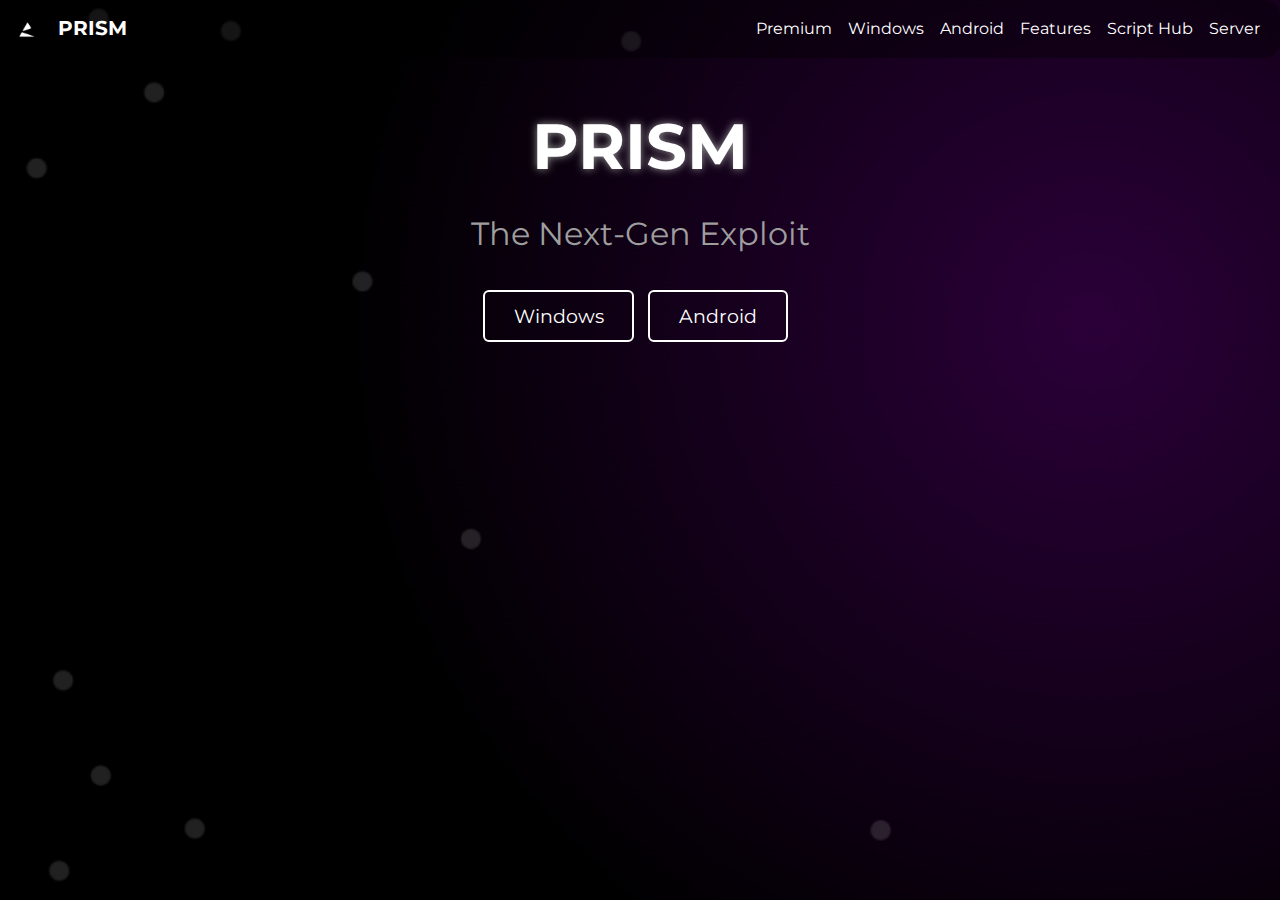
<file: index.html>
<!DOCTYPE html>
<html lang="en">

<head>
    <meta charset="UTF-8">
    <meta http-equiv="X-UA-Compatible" content="IE=edge">
    <meta name="viewport" content="width=device-width, initial-scale=1.0">
    <title>PRISM</title>
    <!-- Bootstrap 5 CSS -->
    <link href="https://cdn.jsdelivr.net/npm/bootstrap@5.3.0/dist/css/bootstrap.min.css" rel="stylesheet">
        <!-- Favicon -->
        <link rel="icon" href="background.png" type="image/png"> <!-- Uses background.png as the favicon -->
    <!-- Custom CSS -->
    <style>
        body, html {
            cursor: none;
            background: url('backgroundgig.png') no-repeat center center fixed;
            background-size: cover;
            color: #f8f9fa;
            overflow-y: scroll;
            font-family: 'Montserrat', sans-serif;
            height: 100%;
        }
		
		        /* Custom animations added */
        @keyframes fadeIn {
            from { opacity: 0; }
            to { opacity: 1; }
        }

        /* Any element you want to fade in on load */
        .fade-in {
            animation: fadeIn 2s ease-in-out forwards;
        }

        /* Custom scrollbar */
        ::-webkit-scrollbar {
            width: 10px;
        }

        ::-webkit-scrollbar-track {
            background: #1a1a1a;
        }

        ::-webkit-scrollbar-thumb {
            background: #0e0e0e;
        }

        ::-webkit-scrollbar-thumb:hover {
            background: #000000;
        }

        /* Fix for double scrollbar */
        html {
            overflow: hidden;
        }

        body {
            overflow-y: auto;
            overflow-x: hidden;
        }

        /* Custom cursor adjustments */
        .btn:hover, .nav-link:hover, .navbar-brand:hover {
            cursor: url('https://i.imgur.com/MRlljnU.png'), auto;
        }

        /* Navbar animation */
        .navbar-collapse {
            transition: transform 0.5s;
        }

        /* Hover effect for nav links */
        .nav-link:hover {
            color: #50C878 !important; /* Arbitrary color for demonstration */
            transform: scale(1.1);
            transition: color 0.3s, transform 0.3s;
        }

        /* Card hover effect */
        .card:hover {
            transform: translateY(-5px);
            transition: transform 0.3s, box-shadow 0.3s;
            box-shadow: 0 10px 20px rgba(0,0,0,0.2);
        }

        /* Jumbotron enhancements */
        .jumbotron {
            animation: fadeIn 2s;
        }

        /* Button hover glow effect */
        .btn-platform:hover {
            box-shadow: 0 0 15px #fff;
            transition: box-shadow 0.3s, color 0.3s;
        }

        /* Reusable utility for text glow */
        .text-glow {
            text-shadow: 0 0 10px #fff;
        }
        
        
        .custom-cursor {
        position: fixed;
        pointer-events: none;
        z-index: 10000;
        mix-blend-mode: difference; /* Optional: for a blend effect */
        transition: opacity 1s ease; /* Transition for smooth fade in/out */
        display: block; /* Ensures the custom cursor is always shown */
        transform: translate(-50%, -50%); /* Centers the image on cursor position */
        background: url('https://i.imgur.com/MRlljnU.png') no-repeat center center;
        background-size: 32px 32px;
        width: 32px;
        height: 32px;
        margin: 0; /* Reset any margins */
    }

        /* Semi-transparent card backgrounds */
        .card {
            background-color: rgba(44, 44, 46, 0.205);
        }

        /* Center align text in Thrive+ section */
        #Thrive-plus .card-body {
            text-align: center;
        }
    
        .custom-cursor {
            /* Existing cursor styling */
        }

        .navbar {
            /* Adjusted navbar styling */
            background-color: #0000005d; /* Dark background */
            padding-top: 0.5rem;
            padding-bottom: 0.5rem;
            border-radius: 15px;
        }

        .navbar-brand {
            color: #fff; /* White color for brand text */
            font-weight: bold;
        }

        .navbar-nav .nav-link {
            color: #fff; /* White color for nav links */
        }

        .jumbotron {
            text-align: center;
            color: #fff;
            background-color: transparent;
            margin-top: 50px;
        }

        .jumbotron h1 {
            font-size: 4em;
            font-weight: bold;
            margin-bottom: 0.4em;
            text-shadow: 0px 0px 8px rgba(150, 150, 150, 1);
        }

        .jumbotron p {
            font-size: 2em;
            margin-bottom: 0.75em;
            color: #9e9e9e;
        }

        .button-group {
            margin-top: 2em;
        }

        .btn-platform {
            font-size: 1.2em;
            padding: 0.5em 1.5em;
            border: 2px solid #fff; /* White border */
            color: #fff; /* White text */
            background-color: transparent;
            margin-right: 0.5em;
            transition: background-color 0.3s ease;
        }

        .btn-platform:hover {
            color: #000; /* Dark text on hover */
            background-color: #fff; /* White background on hover */
        }

        .footer {
            /* Adjusted footer styling */
            text-align: center;
            color: #9e9e9e;
            padding: 2em 0;
            background-color: #000; /* Dark background */
        }

        .aurora {
            overflow: hidden;
            position: fixed;
            top: 0;
            left: 0;
            right: 0;
            bottom: 0;
            width: 100%;
            height: 100%;
            box-sizing: border-box;
            border-width: 0px;
            border-style: solid;
            border-color: rgb(229, 231, 235);
            animation: auroraAnimation 15s infinite linear;
            pointer-events: none;
        }

                /* Set an aurora borealis-inspired gradient background for the entire page */
                body {
            background-color: #000;
            color: #f8f9fa;
            overflow-y: scroll;
        }
        
                        /* Animation for the aurora borealis effect */
		.aurora {
			overflow: hidden; /* Prevents horizontal scrollbar */
			position: fixed; /* Ensures the aurora is relative to the viewport */
			top: 0;
			left: 0;
			right: 0;
			bottom: 0;
			width: 100%; /* Full width of the viewport */
			height: 100%; /* Full height of the viewport */
			box-sizing: border-box;
			border-width: 0px;
			border-style: solid;
			border-color: rgb(229, 231, 235);
			animation: auroraAnimation 15s infinite linear;
			pointer-events: none; /* Allows clicks to pass through */
		}

		/* Keyframes for the aurora borealis animation */
		@keyframes auroraAnimation {
			0% {
				transform: translateX(-100%);
			}
			100% {
				transform: translateX(100%);
			}
		}

        /* Hide the default cursor on all interactive elements */
a, button, input, textarea {
    cursor: none !important;
}


        /* Additional styles based on the image will go here */
    </style>
    <!-- Google Fonts - Montserrat -->
    <link rel="stylesheet" href="https://fonts.googleapis.com/css2?family=Montserrat:wght@400;700&display=swap">
</head>

<body>
    <nav class="navbar navbar-expand-lg navbar-dark">
        <div class="container-fluid">
            <a class="navbar-brand" href="index.html">
                <img src="logo.png" alt="PRISM Logo" class="logo-img" style="height: 30px; width: auto; margin-right: 10px;">
                PRISM <!-- Text next to the logo -->
            </a>
            <button class="navbar-toggler" type="button" data-bs-toggle="collapse" data-bs-target="#navbarNavDropdown" aria-controls="navbarNavDropdown" aria-expanded="false" aria-label="Toggle navigation">
                <span class="navbar-toggler-icon"></span>
            </button>
            <div class="collapse navbar-collapse" id="navbarNavDropdown">
                <ul class="navbar-nav ms-auto">
                    <li class="nav-item">
                        <a class="nav-link" href="premium.html">Premium</a>
                    </li>
                    <li class="nav-item">
                        <a class="nav-link" href="windows.html">Windows</a>
                    </li>
                    <li class="nav-item">
                        <a class="nav-link" href="android.html">Android</a>
                    </li>
                    <li class="nav-item">
                        <a class="nav-link" href="features.html">Features</a>
                    </li>
                    <li class="nav-item">
                        <a class="nav-link" href="script-hub.html">Script Hub</a>
                    </li>
                    <li class="nav-item">
                        <a class="nav-link" href="https://discord.gg/b2uY5WXWDK">Server</a>
                    </li>
                </ul>
            </div>
        </div>
    </nav>
</body>



    <script>
        // Initial cursor state
        var cursorOpacity = 0;
        
        // Create the custom cursor element
        var customCursor = document.createElement('div');
        customCursor.classList.add('custom-cursor');
        document.body.appendChild(customCursor);
      
        // Update cursor position and visibility on mouse move
        document.addEventListener('mousemove', function(e) {
          customCursor.style.left = e.pageX + 'px';
          customCursor.style.top = e.pageY + 'px';
          cursorOpacity = 1; // Make cursor visible
          customCursor.style.opacity = cursorOpacity;
        });
      
        // Apply motion trail effect
        document.addEventListener('mousemove', function(e) {
          setTimeout(function() {
            customCursor.style.opacity = 0; // Fade out cursor
          }, 2000); // Adjust time for longer trail
        });
      
        // Set the custom cursor image
        customCursor.style.backgroundImage = "url('https://i.imgur.com/MRlljnU.png')";
        customCursor.style.backgroundSize = "32px 32px"; // Size of the cursor image
        customCursor.style.width = "32px";
        customCursor.style.height = "32px";
      </script>

    <!-- Jumbotron / Main Content Area -->
    <div class="jumbotron">
        <h1>PRISM</h1>
        <p>The Next-Gen Exploit</p>
        <div class="button-group">
            <a href="windows.html" class="btn btn-platform">Windows</a>
            <a href="android.html" class="btn btn-platform">Android</a>
        </div>
        <!-- More content goes here -->

    <!-- Footer -->

    <!-- Bootstrap 5 JS -->
    <script src="https://cdn.jsdelivr.net/npm/bootstrap@5.3.0/dist/js/bootstrap.bundle.min.js"></script>
</body>

</html>
</file>
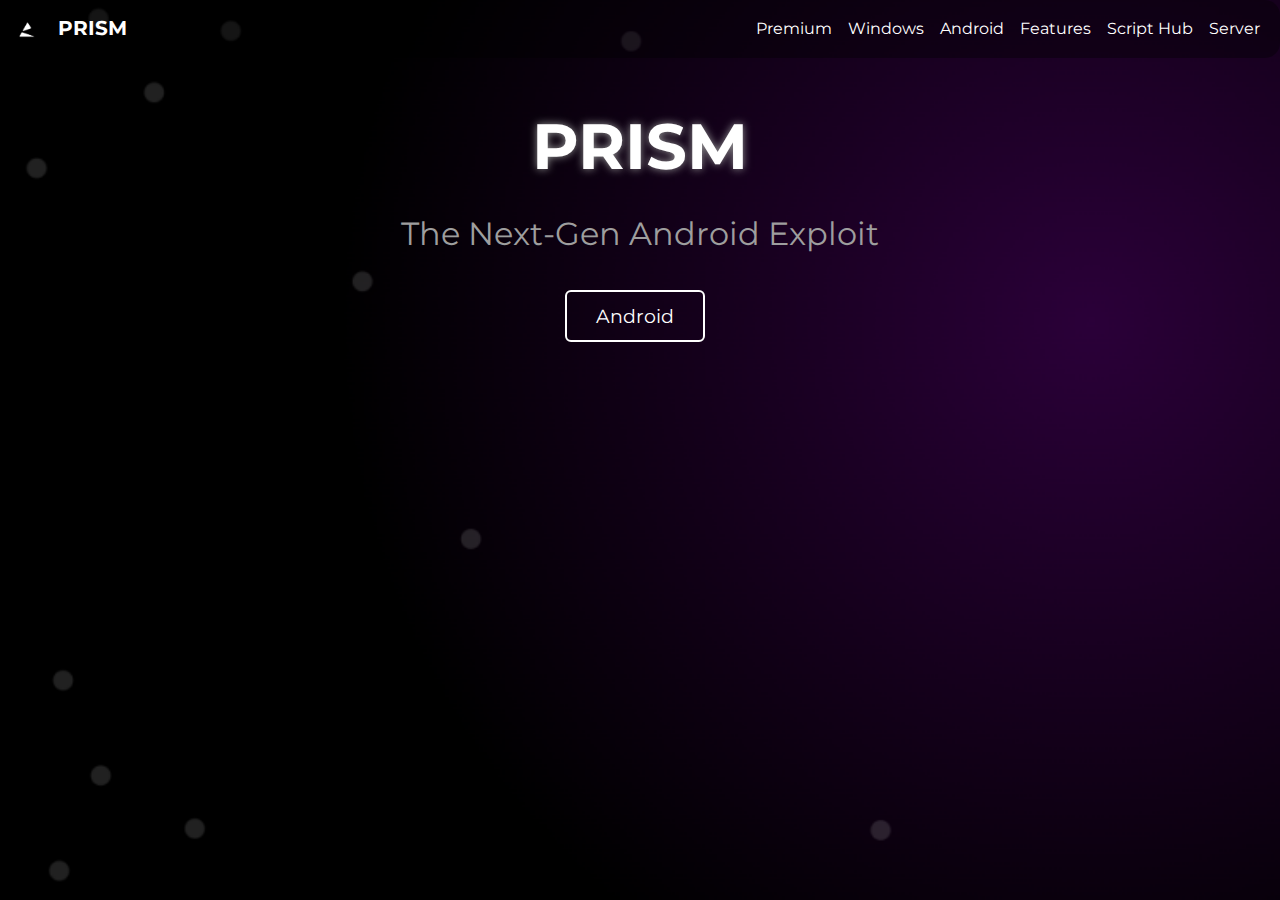
<file: android.html>
<!DOCTYPE html>
<html lang="en">

<head>
    <meta charset="UTF-8">
    <meta http-equiv="X-UA-Compatible" content="IE=edge">
    <meta name="viewport" content="width=device-width, initial-scale=1.0">
    <title>PRISM</title>
    <!-- Bootstrap 5 CSS -->
    <link href="https://cdn.jsdelivr.net/npm/bootstrap@5.3.0/dist/css/bootstrap.min.css" rel="stylesheet">
        <!-- Favicon -->
        <link rel="icon" href="background.png" type="image/png"> <!-- Uses background.png as the favicon -->
    <!-- Custom CSS -->
    <style>
        body, html {
            cursor: none;
            background: url('backgroundgig.png') no-repeat center center fixed;
            background-size: cover;
            color: #f8f9fa;
            overflow-y: scroll;
            font-family: 'Montserrat', sans-serif;
            height: 100%;
        }
		
		        /* Custom animations added */
        @keyframes fadeIn {
            from { opacity: 0; }
            to { opacity: 1; }
        }

        /* Any element you want to fade in on load */
        .fade-in {
            animation: fadeIn 2s ease-in-out forwards;
        }

        /* Custom scrollbar */
        ::-webkit-scrollbar {
            width: 10px;
        }

        ::-webkit-scrollbar-track {
            background: #1a1a1a;
        }

        ::-webkit-scrollbar-thumb {
            background: #0e0e0e;
        }

        ::-webkit-scrollbar-thumb:hover {
            background: #000000;
        }

        /* Fix for double scrollbar */
        html {
            overflow: hidden;
        }

        body {
            overflow-y: auto;
            overflow-x: hidden;
        }

        /* Custom cursor adjustments */
        .btn:hover, .nav-link:hover, .navbar-brand:hover {
            cursor: url('https://i.imgur.com/MRlljnU.png'), auto;
        }

        /* Navbar animation */
        .navbar-collapse {
            transition: transform 0.5s;
        }

        /* Hover effect for nav links */
        .nav-link:hover {
            color: #50C878 !important; /* Arbitrary color for demonstration */
            transform: scale(1.1);
            transition: color 0.3s, transform 0.3s;
        }

        /* Card hover effect */
        .card:hover {
            transform: translateY(-5px);
            transition: transform 0.3s, box-shadow 0.3s;
            box-shadow: 0 10px 20px rgba(0,0,0,0.2);
        }

        /* Jumbotron enhancements */
        .jumbotron {
            animation: fadeIn 2s;
        }

        /* Button hover glow effect */
        .btn-platform:hover {
            box-shadow: 0 0 15px #fff;
            transition: box-shadow 0.3s, color 0.3s;
        }

        /* Reusable utility for text glow */
        .text-glow {
            text-shadow: 0 0 10px #fff;
        }
        
        
        .custom-cursor {
        position: fixed;
        pointer-events: none;
        z-index: 10000;
        mix-blend-mode: difference; /* Optional: for a blend effect */
        transition: opacity 1s ease; /* Transition for smooth fade in/out */
        display: block; /* Ensures the custom cursor is always shown */
        transform: translate(-50%, -50%); /* Centers the image on cursor position */
        background: url('https://i.imgur.com/MRlljnU.png') no-repeat center center;
        background-size: 32px 32px;
        width: 32px;
        height: 32px;
        margin: 0; /* Reset any margins */
    }

        /* Semi-transparent card backgrounds */
        .card {
            background-color: rgba(44, 44, 46, 0.205);
        }

        /* Center align text in Thrive+ section */
        #Thrive-plus .card-body {
            text-align: center;
        }
    
        .custom-cursor {
            /* Existing cursor styling */
        }

        .navbar {
            /* Adjusted navbar styling */
            background-color: #0000005d; /* Dark background */
            padding-top: 0.5rem;
            padding-bottom: 0.5rem;
            border-radius: 15px;
        }

        .navbar-brand {
            color: #fff; /* White color for brand text */
            font-weight: bold;
        }

        .navbar-nav .nav-link {
            color: #fff; /* White color for nav links */
        }

        .jumbotron {
            text-align: center;
            color: #fff;
            background-color: transparent;
            margin-top: 50px;
        }

        .jumbotron h1 {
            font-size: 4em;
            font-weight: bold;
            margin-bottom: 0.4em;
            text-shadow: 0px 0px 8px rgba(150, 150, 150, 1);
        }

        .jumbotron p {
            font-size: 2em;
            margin-bottom: 0.75em;
            color: #9e9e9e;
        }

        .button-group {
            margin-top: 2em;
        }

        .btn-platform {
            font-size: 1.2em;
            padding: 0.5em 1.5em;
            border: 2px solid #fff; /* White border */
            color: #fff; /* White text */
            background-color: transparent;
            margin-right: 0.5em;
            transition: background-color 0.3s ease;
        }

        .btn-platform:hover {
            color: #000; /* Dark text on hover */
            background-color: #fff; /* White background on hover */
        }

        .footer {
            /* Adjusted footer styling */
            text-align: center;
            color: #9e9e9e;
            padding: 2em 0;
            background-color: #000; /* Dark background */
        }

        .aurora {
            overflow: hidden;
            position: fixed;
            top: 0;
            left: 0;
            right: 0;
            bottom: 0;
            width: 100%;
            height: 100%;
            box-sizing: border-box;
            border-width: 0px;
            border-style: solid;
            border-color: rgb(229, 231, 235);
            animation: auroraAnimation 15s infinite linear;
            pointer-events: none;
        }

                /* Set an aurora borealis-inspired gradient background for the entire page */
                body {
            background-color: #000;
            color: #f8f9fa;
            overflow-y: scroll;
        }
        
                        /* Animation for the aurora borealis effect */
		.aurora {
			overflow: hidden; /* Prevents horizontal scrollbar */
			position: fixed; /* Ensures the aurora is relative to the viewport */
			top: 0;
			left: 0;
			right: 0;
			bottom: 0;
			width: 100%; /* Full width of the viewport */
			height: 100%; /* Full height of the viewport */
			box-sizing: border-box;
			border-width: 0px;
			border-style: solid;
			border-color: rgb(229, 231, 235);
			animation: auroraAnimation 15s infinite linear;
			pointer-events: none; /* Allows clicks to pass through */
		}

		/* Keyframes for the aurora borealis animation */
		@keyframes auroraAnimation {
			0% {
				transform: translateX(-100%);
			}
			100% {
				transform: translateX(100%);
			}
		}

        /* Hide the default cursor on all interactive elements */
a, button, input, textarea {
    cursor: none !important;
}


        /* Additional styles based on the image will go here */
    </style>
    <!-- Google Fonts - Montserrat -->
    <link rel="stylesheet" href="https://fonts.googleapis.com/css2?family=Montserrat:wght@400;700&display=swap">
</head>

<body>
    <nav class="navbar navbar-expand-lg navbar-dark">
        <div class="container-fluid">
            <a class="navbar-brand" href="index.html">
                <img src="logo.png" alt="PRISM Logo" class="logo-img" style="height: 30px; width: auto; margin-right: 10px;">
                PRISM <!-- Text next to the logo -->
            </a>
            <button class="navbar-toggler" type="button" data-bs-toggle="collapse" data-bs-target="#navbarNavDropdown" aria-controls="navbarNavDropdown" aria-expanded="false" aria-label="Toggle navigation">
                <span class="navbar-toggler-icon"></span>
            </button>
            <div class="collapse navbar-collapse" id="navbarNavDropdown">
                <ul class="navbar-nav ms-auto">
                    <li class="nav-item">
                        <a class="nav-link" href="premium.html">Premium</a>
                    </li>
                    <li class="nav-item">
                        <a class="nav-link" href="windows.html">Windows</a>
                    </li>
                    <li class="nav-item">
                        <a class="nav-link" href="android.html">Android</a>
                    </li>
                    <li class="nav-item">
                        <a class="nav-link" href="features.html">Features</a>
                    </li>
                    <li class="nav-item">
                        <a class="nav-link" href="script-hub.html">Script Hub</a>
                    </li>
                    <li class="nav-item">
                        <a class="nav-link" href="https://discord.gg/b2uY5WXWDK">Server</a>
                    </li>
                </ul>
            </div>
        </div>
    </nav>
</body>



    <script>
        // Initial cursor state
        var cursorOpacity = 0;
        
        // Create the custom cursor element
        var customCursor = document.createElement('div');
        customCursor.classList.add('custom-cursor');
        document.body.appendChild(customCursor);
      
        // Update cursor position and visibility on mouse move
        document.addEventListener('mousemove', function(e) {
          customCursor.style.left = e.pageX + 'px';
          customCursor.style.top = e.pageY + 'px';
          cursorOpacity = 1; // Make cursor visible
          customCursor.style.opacity = cursorOpacity;
        });
      
        // Apply motion trail effect
        document.addEventListener('mousemove', function(e) {
          setTimeout(function() {
            customCursor.style.opacity = 0; // Fade out cursor
          }, 2000); // Adjust time for longer trail
        });
      
        // Set the custom cursor image
        customCursor.style.backgroundImage = "url('https://i.imgur.com/MRlljnU.png')";
        customCursor.style.backgroundSize = "32px 32px"; // Size of the cursor image
        customCursor.style.width = "32px";
        customCursor.style.height = "32px";
      </script>

    <!-- Jumbotron / Main Content Area -->
    <div class="jumbotron">
        <h1>PRISM</h1>
        <p>The Next-Gen Android Exploit</p>
        <div class="button-group">
            <a href="android.html" class="btn btn-platform">Android</a>
        </div>


                    </div>
                </div>
            </div>
        </div>
    </section>
    </div>

    <!-- Footer -->

    <!-- Bootstrap 5 JS -->
    <script src="https://cdn.jsdelivr.net/npm/bootstrap@5.3.0/dist/js/bootstrap.bundle.min.js"></script>
</body>

</html>
</file>
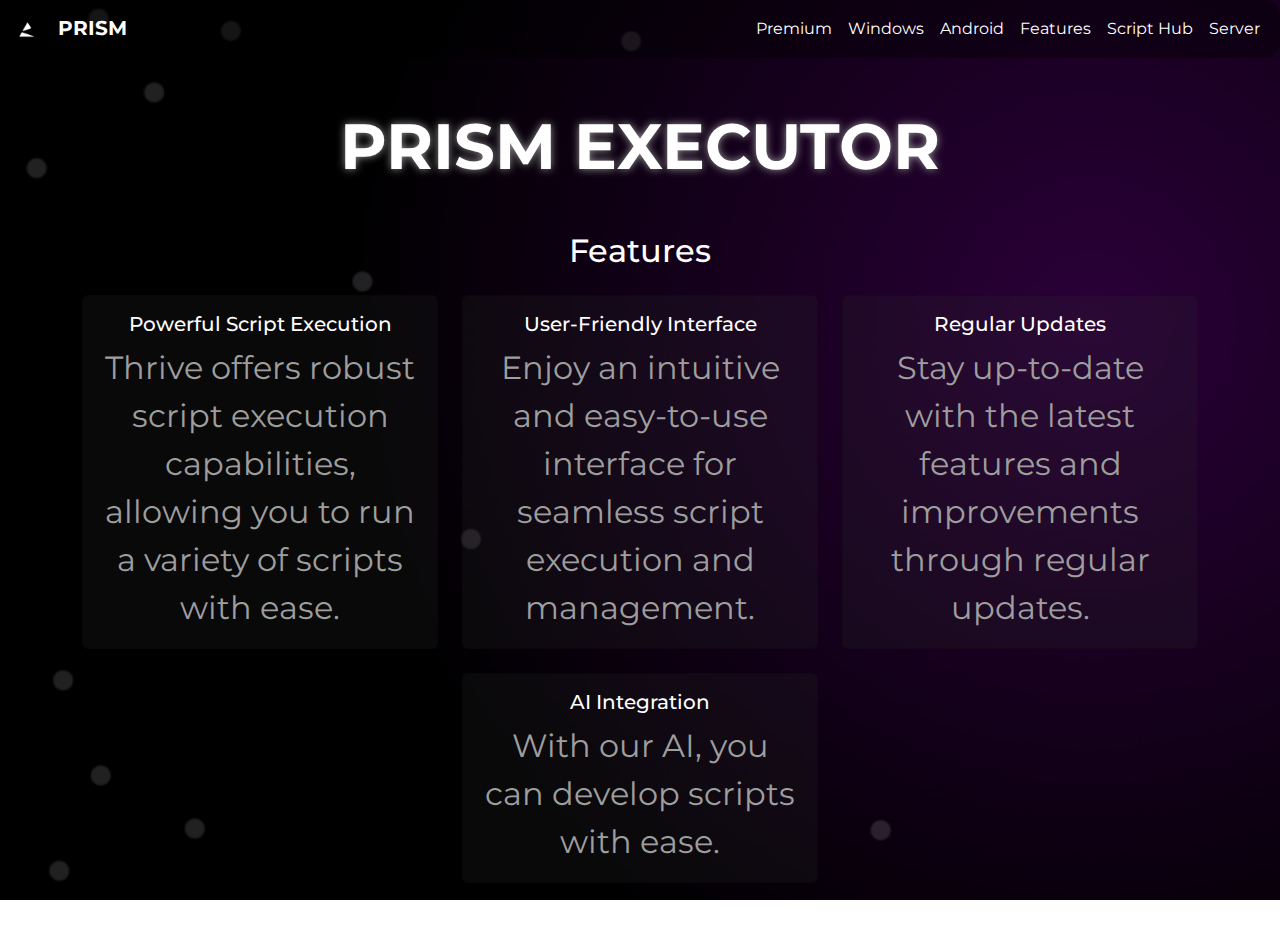
<file: features.html>
<!DOCTYPE html>
<html lang="en">

<head>
    <meta charset="UTF-8">
    <meta http-equiv="X-UA-Compatible" content="IE=edge">
    <meta name="viewport" content="width=device-width, initial-scale=1.0">
    <title>PRISM</title>
    <!-- Bootstrap 5 CSS -->
    <link href="https://cdn.jsdelivr.net/npm/bootstrap@5.3.0/dist/css/bootstrap.min.css" rel="stylesheet">
        <!-- Favicon -->
        <link rel="icon" href="background.png" type="image/png"> <!-- Uses background.png as the favicon -->
    <!-- Custom CSS -->
    <style>
        body, html {
            cursor: none;
            background: url('backgroundgig.png') no-repeat center center fixed;
            background-size: cover;
            color: #f8f9fa;
            overflow-y: scroll;
            font-family: 'Montserrat', sans-serif;
            height: 100%;
        }
		
		        /* Custom animations added */
        @keyframes fadeIn {
            from { opacity: 0; }
            to { opacity: 1; }
        }

        /* Any element you want to fade in on load */
        .fade-in {
            animation: fadeIn 2s ease-in-out forwards;
        }

        /* Custom scrollbar */
        ::-webkit-scrollbar {
            width: 10px;
        }

        ::-webkit-scrollbar-track {
            background: #1a1a1a;
        }

        ::-webkit-scrollbar-thumb {
            background: #0e0e0e;
        }

        ::-webkit-scrollbar-thumb:hover {
            background: #000000;
        }

        /* Fix for double scrollbar */
        html {
            overflow: hidden;
        }

        body {
            overflow-y: auto;
            overflow-x: hidden;
        }

        /* Custom cursor adjustments */
        .btn:hover, .nav-link:hover, .navbar-brand:hover {
            cursor: url('https://i.imgur.com/MRlljnU.png'), auto;
        }

        /* Navbar animation */
        .navbar-collapse {
            transition: transform 0.5s;
        }

        /* Hover effect for nav links */
        .nav-link:hover {
            color: #50C878 !important; /* Arbitrary color for demonstration */
            transform: scale(1.1);
            transition: color 0.3s, transform 0.3s;
        }

        /* Card hover effect */
        .card:hover {
            transform: translateY(-5px);
            transition: transform 0.3s, box-shadow 0.3s;
            box-shadow: 0 10px 20px rgba(0,0,0,0.2);
        }

        /* Jumbotron enhancements */
        .jumbotron {
            animation: fadeIn 2s;
        }

        /* Button hover glow effect */
        .btn-platform:hover {
            box-shadow: 0 0 15px #fff;
            transition: box-shadow 0.3s, color 0.3s;
        }

        /* Reusable utility for text glow */
        .text-glow {
            text-shadow: 0 0 10px #fff;
        }
        
        
        .custom-cursor {
        position: fixed;
        pointer-events: none;
        z-index: 10000;
        mix-blend-mode: difference; /* Optional: for a blend effect */
        transition: opacity 1s ease; /* Transition for smooth fade in/out */
        display: block; /* Ensures the custom cursor is always shown */
        transform: translate(-50%, -50%); /* Centers the image on cursor position */
        background: url('https://i.imgur.com/MRlljnU.png') no-repeat center center;
        background-size: 32px 32px;
        width: 32px;
        height: 32px;
        margin: 0; /* Reset any margins */
    }

        /* Semi-transparent card backgrounds */
        .card {
            background-color: rgba(44, 44, 46, 0.205);
        }

        /* Center align text in Thrive+ section */
        #Thrive-plus .card-body {
            text-align: center;
        }
    
        .custom-cursor {
            /* Existing cursor styling */
        }

        .navbar {
            /* Adjusted navbar styling */
            background-color: #0000005d; /* Dark background */
            padding-top: 0.5rem;
            padding-bottom: 0.5rem;
            border-radius: 15px;
        }

        .navbar-brand {
            color: #fff; /* White color for brand text */
            font-weight: bold;
        }

        .navbar-nav .nav-link {
            color: #fff; /* White color for nav links */
        }

        .jumbotron {
            text-align: center;
            color: #fff;
            background-color: transparent;
            margin-top: 50px;
        }

        .jumbotron h1 {
            font-size: 4em;
            font-weight: bold;
            margin-bottom: 0.4em;
            text-shadow: 0px 0px 8px rgba(150, 150, 150, 1);
        }

        .jumbotron p {
            font-size: 2em;
            margin-bottom: 0.75em;
            color: #9e9e9e;
        }

        .button-group {
            margin-top: 2em;
        }

        .btn-platform {
            font-size: 1.2em;
            padding: 0.5em 1.5em;
            border: 2px solid #fff; /* White border */
            color: #fff; /* White text */
            background-color: transparent;
            margin-right: 0.5em;
            transition: background-color 0.3s ease;
        }

        .btn-platform:hover {
            color: #000; /* Dark text on hover */
            background-color: #fff; /* White background on hover */
        }

        .footer {
            /* Adjusted footer styling */
            text-align: center;
            color: #9e9e9e;
            padding: 2em 0;
            background-color: #000; /* Dark background */
        }

        .aurora {
            overflow: hidden;
            position: fixed;
            top: 0;
            left: 0;
            right: 0;
            bottom: 0;
            width: 100%;
            height: 100%;
            box-sizing: border-box;
            border-width: 0px;
            border-style: solid;
            border-color: rgb(229, 231, 235);
            animation: auroraAnimation 15s infinite linear;
            pointer-events: none;
        }

                /* Set an aurora borealis-inspired gradient background for the entire page */
                body {
            background-color: #000;
            color: #f8f9fa;
            overflow-y: scroll;
        }
        
                        /* Animation for the aurora borealis effect */
		.aurora {
			overflow: hidden; /* Prevents horizontal scrollbar */
			position: fixed; /* Ensures the aurora is relative to the viewport */
			top: 0;
			left: 0;
			right: 0;
			bottom: 0;
			width: 100%; /* Full width of the viewport */
			height: 100%; /* Full height of the viewport */
			box-sizing: border-box;
			border-width: 0px;
			border-style: solid;
			border-color: rgb(229, 231, 235);
			animation: auroraAnimation 15s infinite linear;
			pointer-events: none; /* Allows clicks to pass through */
		}

		/* Keyframes for the aurora borealis animation */
		@keyframes auroraAnimation {
			0% {
				transform: translateX(-100%);
			}
			100% {
				transform: translateX(100%);
			}
		}

        /* Hide the default cursor on all interactive elements */
a, button, input, textarea {
    cursor: none !important;
}


        /* Additional styles based on the image will go here */
    </style>
    <!-- Google Fonts - Montserrat -->
    <link rel="stylesheet" href="https://fonts.googleapis.com/css2?family=Montserrat:wght@400;700&display=swap">
</head>

<body>
    <nav class="navbar navbar-expand-lg navbar-dark">
        <div class="container-fluid">
            <a class="navbar-brand" href="index.html">
                <img src="logo.png" alt="PRISM Logo" class="logo-img" style="height: 30px; width: auto; margin-right: 10px;">
                PRISM <!-- Text next to the logo -->
            </a>
            <button class="navbar-toggler" type="button" data-bs-toggle="collapse" data-bs-target="#navbarNavDropdown" aria-controls="navbarNavDropdown" aria-expanded="false" aria-label="Toggle navigation">
                <span class="navbar-toggler-icon"></span>
            </button>
            <div class="collapse navbar-collapse" id="navbarNavDropdown">
                <ul class="navbar-nav ms-auto">
                    <li class="nav-item">
                        <a class="nav-link" href="premium.html">Premium</a>
                    </li>
                    <li class="nav-item">
                        <a class="nav-link" href="windows.html">Windows</a>
                    </li>
                    <li class="nav-item">
                        <a class="nav-link" href="android.html">Android</a>
                    </li>
                    <li class="nav-item">
                        <a class="nav-link" href="features.html">Features</a>
                    </li>
                    <li class="nav-item">
                        <a class="nav-link" href="script-hub.html">Script Hub</a>
                    </li>
                    <li class="nav-item">
                        <a class="nav-link" href="https://discord.gg/b2uY5WXWDK">Server</a>
                    </li>
                </ul>
            </div>
        </div>
    </nav>
</body>



    <script>
        // Initial cursor state
        var cursorOpacity = 0;
        
        // Create the custom cursor element
        var customCursor = document.createElement('div');
        customCursor.classList.add('custom-cursor');
        document.body.appendChild(customCursor);
      
        // Update cursor position and visibility on mouse move
        document.addEventListener('mousemove', function(e) {
          customCursor.style.left = e.pageX + 'px';
          customCursor.style.top = e.pageY + 'px';
          cursorOpacity = 1; // Make cursor visible
          customCursor.style.opacity = cursorOpacity;
        });
      
        // Apply motion trail effect
        document.addEventListener('mousemove', function(e) {
          setTimeout(function() {
            customCursor.style.opacity = 0; // Fade out cursor
          }, 2000); // Adjust time for longer trail
        });
      
        // Set the custom cursor image
        customCursor.style.backgroundImage = "url('https://i.imgur.com/MRlljnU.png')";
        customCursor.style.backgroundSize = "32px 32px"; // Size of the cursor image
        customCursor.style.width = "32px";
        customCursor.style.height = "32px";
      </script>

    <!-- Jumbotron / Main Content Area -->
    <div class="jumbotron">
        <h1>PRISM EXECUTOR</h1>
        <div class="button-group">
        </div>
        <!-- More content goes here -->
            <!-- Features Section -->
	<section id="features" class="container my-5">
		<h2 class="text-center mb-4">Features</h2>
		<div class="row">
			<div class="col-md-4">
				<div class="card text-white h-100">
					<div class="card-body">
						<h5 class="card-title">Powerful Script Execution</h5>
						<p class="card-text">Thrive offers robust script execution capabilities, allowing you to run a variety of scripts with ease.</p>
					</div>
				</div>
			</div>
			<div class="col-md-4">
				<div class="card text-white h-100">
					<div class="card-body">
						<h5 class="card-title">User-Friendly Interface</h5>
						<p class="card-text">Enjoy an intuitive and easy-to-use interface for seamless script execution and management.</p>
					</div>
				</div>
			</div>
			<div class="col-md-4">
				<div class="card text-white h-100">
					<div class="card-body">
						<h5 class="card-title">Regular Updates</h5>
						<p class="card-text">Stay up-to-date with the latest features and improvements through regular updates.</p>
					</div>
				</div>
			</div>
		</div>
		<div class="row justify-content-center mt-4"> <!-- Centered row for AI Integration -->
			<div class="col-md-4">
				<div class="card text-white h-100">
					<div class="card-body">
						<h5 class="card-title">AI Integration</h5>
						<p class="card-text">With our AI, you can develop scripts with ease.</p>
					</div>
				</div>
			</div>
		</div>
	</section>


                    </div>
                </div>
            </div>
        </div>
    </section>
    </div>

    <!-- Footer -->

    <!-- Bootstrap 5 JS -->
    <script src="https://cdn.jsdelivr.net/npm/bootstrap@5.3.0/dist/js/bootstrap.bundle.min.js"></script>
</body>

</html>
</file>
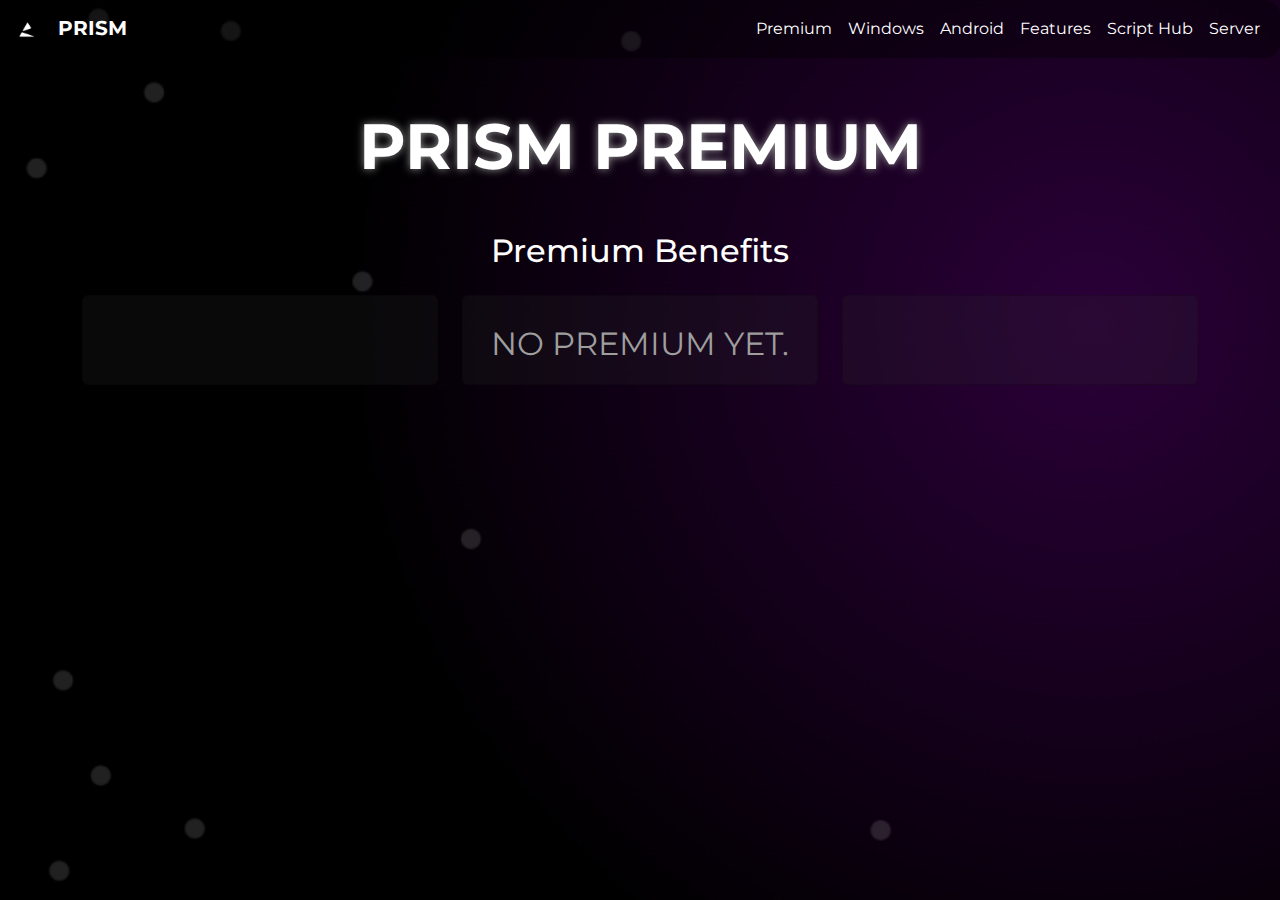
<file: premium.html>
<!DOCTYPE html>
<html lang="en">

<head>
    <meta charset="UTF-8">
    <meta http-equiv="X-UA-Compatible" content="IE=edge">
    <meta name="viewport" content="width=device-width, initial-scale=1.0">
    <title>PRISM</title>
    <!-- Bootstrap 5 CSS -->
    <link href="https://cdn.jsdelivr.net/npm/bootstrap@5.3.0/dist/css/bootstrap.min.css" rel="stylesheet">
        <!-- Favicon -->
        <link rel="icon" href="background.png" type="image/png"> <!-- Uses background.png as the favicon -->
    <!-- Custom CSS -->
    <style>
        body, html {
            cursor: none;
            background: url('backgroundgig.png') no-repeat center center fixed;
            background-size: cover;
            color: #f8f9fa;
            overflow-y: scroll;
            font-family: 'Montserrat', sans-serif;
            height: 100%;
        }
		
		        /* Custom animations added */
        @keyframes fadeIn {
            from { opacity: 0; }
            to { opacity: 1; }
        }

        /* Any element you want to fade in on load */
        .fade-in {
            animation: fadeIn 2s ease-in-out forwards;
        }

        /* Custom scrollbar */
        ::-webkit-scrollbar {
            width: 10px;
        }

        ::-webkit-scrollbar-track {
            background: #1a1a1a;
        }

        ::-webkit-scrollbar-thumb {
            background: #0e0e0e;
        }

        ::-webkit-scrollbar-thumb:hover {
            background: #000000;
        }

        /* Fix for double scrollbar */
        html {
            overflow: hidden;
        }

        body {
            overflow-y: auto;
            overflow-x: hidden;
        }

        /* Custom cursor adjustments */
        .btn:hover, .nav-link:hover, .navbar-brand:hover {
            cursor: url('https://i.imgur.com/MRlljnU.png'), auto;
        }

        /* Navbar animation */
        .navbar-collapse {
            transition: transform 0.5s;
        }

        /* Hover effect for nav links */
        .nav-link:hover {
            color: #50C878 !important; /* Arbitrary color for demonstration */
            transform: scale(1.1);
            transition: color 0.3s, transform 0.3s;
        }

        /* Card hover effect */
        .card:hover {
            transform: translateY(-5px);
            transition: transform 0.3s, box-shadow 0.3s;
            box-shadow: 0 10px 20px rgba(0,0,0,0.2);
        }

        /* Jumbotron enhancements */
        .jumbotron {
            animation: fadeIn 2s;
        }

        /* Button hover glow effect */
        .btn-platform:hover {
            box-shadow: 0 0 15px #fff;
            transition: box-shadow 0.3s, color 0.3s;
        }

        /* Reusable utility for text glow */
        .text-glow {
            text-shadow: 0 0 10px #fff;
        }
        
        
        .custom-cursor {
        position: fixed;
        pointer-events: none;
        z-index: 10000;
        mix-blend-mode: difference; /* Optional: for a blend effect */
        transition: opacity 1s ease; /* Transition for smooth fade in/out */
        display: block; /* Ensures the custom cursor is always shown */
        transform: translate(-50%, -50%); /* Centers the image on cursor position */
        background: url('https://i.imgur.com/MRlljnU.png') no-repeat center center;
        background-size: 32px 32px;
        width: 32px;
        height: 32px;
        margin: 0; /* Reset any margins */
    }

        /* Semi-transparent card backgrounds */
        .card {
            background-color: rgba(44, 44, 46, 0.205);
        }

        /* Center align text in Thrive+ section */
        #Thrive-plus .card-body {
            text-align: center;
        }
    
        .custom-cursor {
            /* Existing cursor styling */
        }

        .navbar {
            /* Adjusted navbar styling */
            background-color: #0000005d; /* Dark background */
            padding-top: 0.5rem;
            padding-bottom: 0.5rem;
            border-radius: 15px;
        }

        .navbar-brand {
            color: #fff; /* White color for brand text */
            font-weight: bold;
        }

        .navbar-nav .nav-link {
            color: #fff; /* White color for nav links */
        }

        .jumbotron {
            text-align: center;
            color: #fff;
            background-color: transparent;
            margin-top: 50px;
        }

        .jumbotron h1 {
            font-size: 4em;
            font-weight: bold;
            margin-bottom: 0.4em;
            text-shadow: 0px 0px 8px rgba(150, 150, 150, 1);
        }

        .jumbotron p {
            font-size: 2em;
            margin-bottom: 0.75em;
            color: #9e9e9e;
        }

        .button-group {
            margin-top: 2em;
        }

        .btn-platform {
            font-size: 1.2em;
            padding: 0.5em 1.5em;
            border: 2px solid #fff; /* White border */
            color: #fff; /* White text */
            background-color: transparent;
            margin-right: 0.5em;
            transition: background-color 0.3s ease;
        }

        .btn-platform:hover {
            color: #000; /* Dark text on hover */
            background-color: #fff; /* White background on hover */
        }

        .footer {
            /* Adjusted footer styling */
            text-align: center;
            color: #9e9e9e;
            padding: 2em 0;
            background-color: #000; /* Dark background */
        }

        .aurora {
            overflow: hidden;
            position: fixed;
            top: 0;
            left: 0;
            right: 0;
            bottom: 0;
            width: 100%;
            height: 100%;
            box-sizing: border-box;
            border-width: 0px;
            border-style: solid;
            border-color: rgb(229, 231, 235);
            animation: auroraAnimation 15s infinite linear;
            pointer-events: none;
        }

                /* Set an aurora borealis-inspired gradient background for the entire page */
                body {
            background-color: #000;
            color: #f8f9fa;
            overflow-y: scroll;
        }
        
                        /* Animation for the aurora borealis effect */
		.aurora {
			overflow: hidden; /* Prevents horizontal scrollbar */
			position: fixed; /* Ensures the aurora is relative to the viewport */
			top: 0;
			left: 0;
			right: 0;
			bottom: 0;
			width: 100%; /* Full width of the viewport */
			height: 100%; /* Full height of the viewport */
			box-sizing: border-box;
			border-width: 0px;
			border-style: solid;
			border-color: rgb(229, 231, 235);
			animation: auroraAnimation 15s infinite linear;
			pointer-events: none; /* Allows clicks to pass through */
		}

		/* Keyframes for the aurora borealis animation */
		@keyframes auroraAnimation {
			0% {
				transform: translateX(-100%);
			}
			100% {
				transform: translateX(100%);
			}
		}

        /* Hide the default cursor on all interactive elements */
a, button, input, textarea {
    cursor: none !important;
}


        /* Additional styles based on the image will go here */
    </style>
    <!-- Google Fonts - Montserrat -->
    <link rel="stylesheet" href="https://fonts.googleapis.com/css2?family=Montserrat:wght@400;700&display=swap">
</head>

<body>
    <nav class="navbar navbar-expand-lg navbar-dark">
        <div class="container-fluid">
            <a class="navbar-brand" href="index.html">
                <img src="logo.png" alt="PRISM Logo" class="logo-img" style="height: 30px; width: auto; margin-right: 10px;">
                PRISM <!-- Text next to the logo -->
            </a>
            <button class="navbar-toggler" type="button" data-bs-toggle="collapse" data-bs-target="#navbarNavDropdown" aria-controls="navbarNavDropdown" aria-expanded="false" aria-label="Toggle navigation">
                <span class="navbar-toggler-icon"></span>
            </button>
            <div class="collapse navbar-collapse" id="navbarNavDropdown">
                <ul class="navbar-nav ms-auto">
                    <li class="nav-item">
                        <a class="nav-link" href="premium.html">Premium</a>
                    </li>
                    <li class="nav-item">
                        <a class="nav-link" href="windows.html">Windows</a>
                    </li>
                    <li class="nav-item">
                        <a class="nav-link" href="android.html">Android</a>
                    </li>
                    <li class="nav-item">
                        <a class="nav-link" href="features.html">Features</a>
                    </li>
                    <li class="nav-item">
                        <a class="nav-link" href="script-hub.html">Script Hub</a>
                    </li>
                    <li class="nav-item">
                        <a class="nav-link" href="https://discord.gg/b2uY5WXWDK">Server</a>
                    </li>
                </ul>
            </div>
        </div>
    </nav>
</body>



    <script>
        // Initial cursor state
        var cursorOpacity = 0;
        
        // Create the custom cursor element
        var customCursor = document.createElement('div');
        customCursor.classList.add('custom-cursor');
        document.body.appendChild(customCursor);
      
        // Update cursor position and visibility on mouse move
        document.addEventListener('mousemove', function(e) {
          customCursor.style.left = e.pageX + 'px';
          customCursor.style.top = e.pageY + 'px';
          cursorOpacity = 1; // Make cursor visible
          customCursor.style.opacity = cursorOpacity;
        });
      
        // Apply motion trail effect
        document.addEventListener('mousemove', function(e) {
          setTimeout(function() {
            customCursor.style.opacity = 0; // Fade out cursor
          }, 2000); // Adjust time for longer trail
        });
      
        // Set the custom cursor image
        customCursor.style.backgroundImage = "url('https://i.imgur.com/MRlljnU.png')";
        customCursor.style.backgroundSize = "32px 32px"; // Size of the cursor image
        customCursor.style.width = "32px";
        customCursor.style.height = "32px";
      </script>

    <!-- Jumbotron / Main Content Area -->
    <div class="jumbotron">
        <h1>PRISM PREMIUM</h1>
        <div class="button-group">
        </div>
        <!-- More content goes here -->
            <!-- Premium Section -->
	<section id="premium" class="container my-5">
		<h2 class="text-center mb-4">Premium Benefits</h2>
		<div class="row">
			<div class="col-md-4">
				<div class="card text-white h-100">
					<div class="card-body">
						<h5 class="card-title"></h5>
						<p class="card-text"></p>
					</div>
				</div>
			</div>
			<div class="col-md-4">
				<div class="card text-white h-100">
					<div class="card-body">
						<h5 class="card-title"></h5>
						<p class="card-text">NO PREMIUM YET.</p>
					</div>
				</div>
			</div>
			<div class="col-md-4">
				<div class="card text-white h-100">
					<div class="card-body">
						<h5 class="card-title"></h5>
						<p class="card-text"></p>
					</div>
				</div>
			</div>
		</div>
	</section>


                    </div>
                </div>
            </div>
        </div>
    </section>
    </div>

    <!-- Footer -->

    <!-- Bootstrap 5 JS -->
    <script src="https://cdn.jsdelivr.net/npm/bootstrap@5.3.0/dist/js/bootstrap.bundle.min.js"></script>
</body>

</html>
</file>
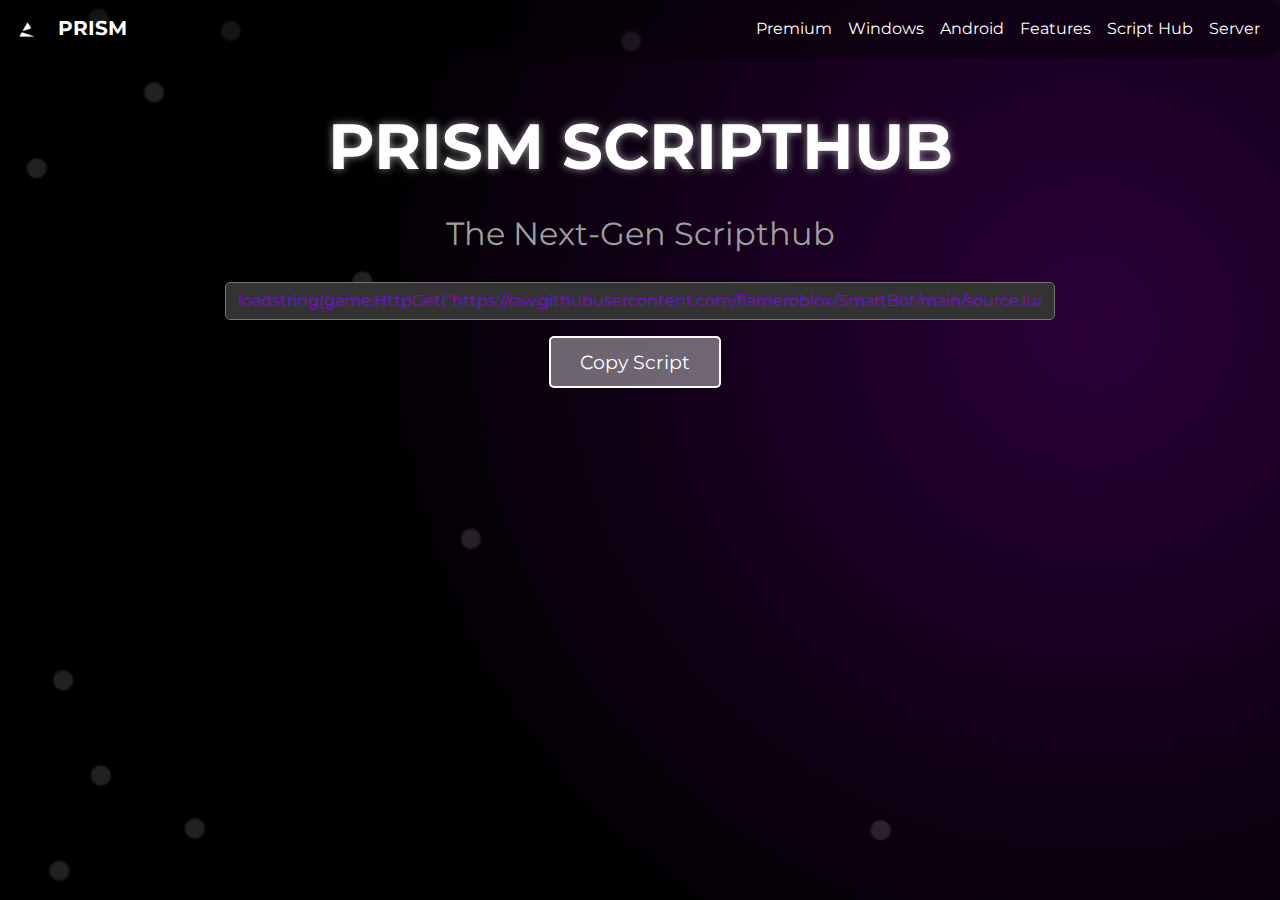
<file: script-hub.html>
<!DOCTYPE html>
<html lang="en">

<head>
    <meta charset="UTF-8">
    <meta http-equiv="X-UA-Compatible" content="IE=edge">
    <meta name="viewport" content="width=device-width, initial-scale=1.0">
    <title>PRISM</title>
    <!-- Bootstrap 5 CSS -->
    <link href="https://cdn.jsdelivr.net/npm/bootstrap@5.3.0/dist/css/bootstrap.min.css" rel="stylesheet">
        <!-- Favicon -->
        <link rel="icon" href="background.png" type="image/png"> <!-- Uses background.png as the favicon -->
    <!-- Custom CSS -->
    <style>
        body, html {
            cursor: none;
            background: url('backgroundgig.png') no-repeat center center fixed;
            background-size: cover;
            color: #f8f9fa;
            overflow-y: scroll;
            font-family: 'Montserrat', sans-serif;
            height: 100%;
        }
		
		        /* Custom animations added */
        @keyframes fadeIn {
            from { opacity: 0; }
            to { opacity: 1; }
        }

        /* Any element you want to fade in on load */
        .fade-in {
            animation: fadeIn 2s ease-in-out forwards;
        }

        /* Custom scrollbar */
        ::-webkit-scrollbar {
            width: 10px;
        }

        ::-webkit-scrollbar-track {
            background: #1a1a1a;
        }

        ::-webkit-scrollbar-thumb {
            background: #0e0e0e;
        }

        ::-webkit-scrollbar-thumb:hover {
            background: #000000;
        }

        /* Fix for double scrollbar */
        html {
            overflow: hidden;
        }

        body {
            overflow-y: auto;
            overflow-x: hidden;
        }

        /* Custom cursor adjustments */
        .btn:hover, .nav-link:hover, .navbar-brand:hover {
            cursor: url('https://i.imgur.com/MRlljnU.png'), auto;
        }

        /* Navbar animation */
        .navbar-collapse {
            transition: transform 0.5s;
        }

        /* Hover effect for nav links */
        .nav-link:hover {
            color: #50C878 !important; /* Arbitrary color for demonstration */
            transform: scale(1.1);
            transition: color 0.3s, transform 0.3s;
        }

        /* Card hover effect */
        .card:hover {
            transform: translateY(-5px);
            transition: transform 0.3s, box-shadow 0.3s;
            box-shadow: 0 10px 20px rgba(0,0,0,0.2);
        }

        /* Jumbotron enhancements */
        .jumbotron {
            animation: fadeIn 2s;
        }

        /* Button hover glow effect */
        .btn-platform:hover {
            box-shadow: 0 0 15px #fff;
            transition: box-shadow 0.3s, color 0.3s;
        }

        /* Reusable utility for text glow */
        .text-glow {
            text-shadow: 0 0 10px #fff;
        }
        
        
        .custom-cursor {
        position: fixed;
        pointer-events: none;
        z-index: 10000;
        mix-blend-mode: difference; /* Optional: for a blend effect */
        transition: opacity 1s ease; /* Transition for smooth fade in/out */
        display: block; /* Ensures the custom cursor is always shown */
        transform: translate(-50%, -50%); /* Centers the image on cursor position */
        background: url('https://i.imgur.com/MRlljnU.png') no-repeat center center;
        background-size: 32px 32px;
        width: 32px;
        height: 32px;
        margin: 0; /* Reset any margins */
    }

        /* Semi-transparent card backgrounds */
        .card {
            background-color: rgba(44, 44, 46, 0.205);
        }

        /* Center align text in Thrive+ section */
        #Thrive-plus .card-body {
            text-align: center;
        }
    
        .custom-cursor {
            /* Existing cursor styling */
        }

        .navbar {
            /* Adjusted navbar styling */
            background-color: #0000005d; /* Dark background */
            padding-top: 0.5rem;
            padding-bottom: 0.5rem;
            border-radius: 15px;
        }

        .navbar-brand {
            color: #fff; /* White color for brand text */
            font-weight: bold;
        }

        .navbar-nav .nav-link {
            color: #fff; /* White color for nav links */
        }

        .jumbotron {
            text-align: center;
            color: #fff;
            background-color: transparent;
            margin-top: 50px;
        }

        .jumbotron h1 {
            font-size: 4em;
            font-weight: bold;
            margin-bottom: 0.4em;
            text-shadow: 0px 0px 8px rgba(150, 150, 150, 1);
        }

        .jumbotron p {
            font-size: 2em;
            margin-bottom: 0.75em;
            color: #9e9e9e;
        }

        .button-group {
            margin-top: 2em;
        }

        .btn-platform {
            font-size: 1.2em;
            padding: 0.5em 1.5em;
            border: 2px solid #fff; /* White border */
            color: #fff; /* White text */
            background-color: transparent;
            margin-right: 0.5em;
            transition: background-color 0.3s ease;
        }

        .btn-platform:hover {
            color: #000; /* Dark text on hover */
            background-color: #fff; /* White background on hover */
        }

        .footer {
            /* Adjusted footer styling */
            text-align: center;
            color: #9e9e9e;
            padding: 2em 0;
            background-color: #000; /* Dark background */
        }

        .aurora {
            overflow: hidden;
            position: fixed;
            top: 0;
            left: 0;
            right: 0;
            bottom: 0;
            width: 100%;
            height: 100%;
            box-sizing: border-box;
            border-width: 0px;
            border-style: solid;
            border-color: rgb(229, 231, 235);
            animation: auroraAnimation 15s infinite linear;
            pointer-events: none;
        }

                /* Set an aurora borealis-inspired gradient background for the entire page */
                body {
            background-color: #000;
            color: #f8f9fa;
            overflow-y: scroll;
        }
        
                        /* Animation for the aurora borealis effect */
		.aurora {
			overflow: hidden; /* Prevents horizontal scrollbar */
			position: fixed; /* Ensures the aurora is relative to the viewport */
			top: 0;
			left: 0;
			right: 0;
			bottom: 0;
			width: 100%; /* Full width of the viewport */
			height: 100%; /* Full height of the viewport */
			box-sizing: border-box;
			border-width: 0px;
			border-style: solid;
			border-color: rgb(229, 231, 235);
			animation: auroraAnimation 15s infinite linear;
			pointer-events: none; /* Allows clicks to pass through */
		}

		/* Keyframes for the aurora borealis animation */
		@keyframes auroraAnimation {
			0% {
				transform: translateX(-100%);
			}
			100% {
				transform: translateX(100%);
			}
		}

        /* Hide the default cursor on all interactive elements */
a, button, input, textarea {
    cursor: none !important;
}


        /* Additional styles based on the image will go here */
    </style>
    <!-- Google Fonts - Montserrat -->
    <link rel="stylesheet" href="https://fonts.googleapis.com/css2?family=Montserrat:wght@400;700&display=swap">
</head>

<body>
    <nav class="navbar navbar-expand-lg navbar-dark">
        <div class="container-fluid">
            <a class="navbar-brand" href="index.html">
                <img src="logo.png" alt="PRISM Logo" class="logo-img" style="height: 30px; width: auto; margin-right: 10px;">
                PRISM <!-- Text next to the logo -->
            </a>
            <button class="navbar-toggler" type="button" data-bs-toggle="collapse" data-bs-target="#navbarNavDropdown" aria-controls="navbarNavDropdown" aria-expanded="false" aria-label="Toggle navigation">
                <span class="navbar-toggler-icon"></span>
            </button>
            <div class="collapse navbar-collapse" id="navbarNavDropdown">
                <ul class="navbar-nav ms-auto">
                    <li class="nav-item">
                        <a class="nav-link" href="premium.html">Premium</a>
                    </li>
                    <li class="nav-item">
                        <a class="nav-link" href="windows.html">Windows</a>
                    </li>
                    <li class="nav-item">
                        <a class="nav-link" href="android.html">Android</a>
                    </li>
                    <li class="nav-item">
                        <a class="nav-link" href="features.html">Features</a>
                    </li>
                    <li class="nav-item">
                        <a class="nav-link" href="script-hub.html">Script Hub</a>
                    </li>
                    <li class="nav-item">
                        <a class="nav-link" href="https://discord.gg/b2uY5WXWDK">Server</a>
                    </li>
                </ul>
            </div>
        </div>
    </nav>
</body>



    <script>
        // Initial cursor state
        var cursorOpacity = 0;
        
        // Create the custom cursor element
        var customCursor = document.createElement('div');
        customCursor.classList.add('custom-cursor');
        document.body.appendChild(customCursor);
      
        // Update cursor position and visibility on mouse move
        document.addEventListener('mousemove', function(e) {
          customCursor.style.left = e.pageX + 'px';
          customCursor.style.top = e.pageY + 'px';
          cursorOpacity = 1; // Make cursor visible
          customCursor.style.opacity = cursorOpacity;
        });
      
        // Apply motion trail effect
        document.addEventListener('mousemove', function(e) {
          setTimeout(function() {
            customCursor.style.opacity = 0; // Fade out cursor
          }, 2000); // Adjust time for longer trail
        });
      
        // Set the custom cursor image
        customCursor.style.backgroundImage = "url('https://i.imgur.com/MRlljnU.png')";
        customCursor.style.backgroundSize = "32px 32px"; // Size of the cursor image
        customCursor.style.width = "32px";
        customCursor.style.height = "32px";
      </script>

    <!-- Jumbotron / Main Content Area -->
<div class="jumbotron text-center"> <!-- Centered content with Bootstrap's text-center class -->
    <h1>PRISM SCRIPTHUB</h1>
    <p>The Next-Gen Scripthub</p>
    
    <!-- Script Textbox -->
    <div class="d-flex justify-content-center mb-3"> <!-- Center align the container -->
        <input type="text" class="form-control text-center" id="scriptTextbox" 
               value='loadstring(game:HttpGet("https://raw.githubusercontent.com/flameroblox/SmartBot/main/source.lua"))()' 
               readonly style="background-color: #333333; color: #8c00ffd7; width: 830px; min-width: 100px; max-width: 100%; border-radius: 5px; border: 1px solid #777;">
    </div>
    
    <!-- Copy Script Button -->
    <button onclick="copyToClipboard()" class="btn btn-platform" style="background-color: #ffffff65; color: #fff; border-radius: 5px;">Copy Script</button>
</div>

<script>
    // Function to copy script to clipboard
    function copyToClipboard() {
        var scriptTextbox = document.getElementById('scriptTextbox');
        scriptTextbox.select(); // Select the text
        document.execCommand('copy'); // Copy the text
    }
</script>



                    </div>
                </div>
            </div>
        </div>
    </section>
    </div>

    <!-- Footer -->

    <!-- Bootstrap 5 JS -->
    <script src="https://cdn.jsdelivr.net/npm/bootstrap@5.3.0/dist/js/bootstrap.bundle.min.js"></script>
</body>

</html>
</file>
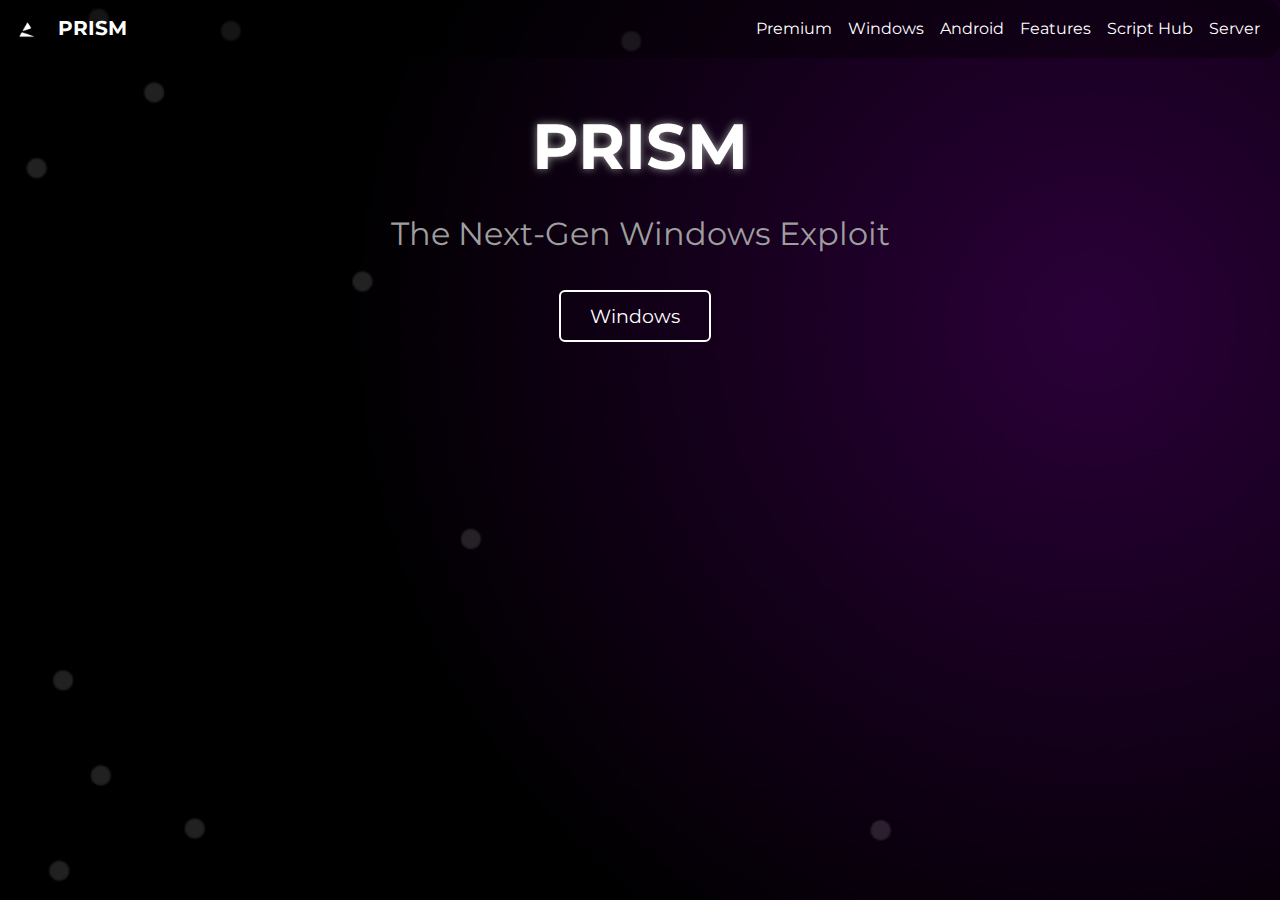
<file: windows.html>
<!DOCTYPE html>
<html lang="en">

<head>
    <meta charset="UTF-8">
    <meta http-equiv="X-UA-Compatible" content="IE=edge">
    <meta name="viewport" content="width=device-width, initial-scale=1.0">
    <title>PRISM</title>
    <!-- Bootstrap 5 CSS -->
    <link href="https://cdn.jsdelivr.net/npm/bootstrap@5.3.0/dist/css/bootstrap.min.css" rel="stylesheet">
        <!-- Favicon -->
        <link rel="icon" href="background.png" type="image/png"> <!-- Uses background.png as the favicon -->
    <!-- Custom CSS -->
    <style>
        body, html {
            cursor: none;
            background: url('backgroundgig.png') no-repeat center center fixed;
            background-size: cover;
            color: #f8f9fa;
            overflow-y: scroll;
            font-family: 'Montserrat', sans-serif;
            height: 100%;
        }
		
		        /* Custom animations added */
        @keyframes fadeIn {
            from { opacity: 0; }
            to { opacity: 1; }
        }

        /* Any element you want to fade in on load */
        .fade-in {
            animation: fadeIn 2s ease-in-out forwards;
        }

        /* Custom scrollbar */
        ::-webkit-scrollbar {
            width: 10px;
        }

        ::-webkit-scrollbar-track {
            background: #1a1a1a;
        }

        ::-webkit-scrollbar-thumb {
            background: #0e0e0e;
        }

        ::-webkit-scrollbar-thumb:hover {
            background: #000000;
        }

        /* Fix for double scrollbar */
        html {
            overflow: hidden;
        }

        body {
            overflow-y: auto;
            overflow-x: hidden;
        }

        /* Custom cursor adjustments */
        .btn:hover, .nav-link:hover, .navbar-brand:hover {
            cursor: url('https://i.imgur.com/MRlljnU.png'), auto;
        }

        /* Navbar animation */
        .navbar-collapse {
            transition: transform 0.5s;
        }

        /* Hover effect for nav links */
        .nav-link:hover {
            color: #50C878 !important; /* Arbitrary color for demonstration */
            transform: scale(1.1);
            transition: color 0.3s, transform 0.3s;
        }

        /* Card hover effect */
        .card:hover {
            transform: translateY(-5px);
            transition: transform 0.3s, box-shadow 0.3s;
            box-shadow: 0 10px 20px rgba(0,0,0,0.2);
        }

        /* Jumbotron enhancements */
        .jumbotron {
            animation: fadeIn 2s;
        }

        /* Button hover glow effect */
        .btn-platform:hover {
            box-shadow: 0 0 15px #fff;
            transition: box-shadow 0.3s, color 0.3s;
        }

        /* Reusable utility for text glow */
        .text-glow {
            text-shadow: 0 0 10px #fff;
        }
        
        
        .custom-cursor {
        position: fixed;
        pointer-events: none;
        z-index: 10000;
        mix-blend-mode: difference; /* Optional: for a blend effect */
        transition: opacity 1s ease; /* Transition for smooth fade in/out */
        display: block; /* Ensures the custom cursor is always shown */
        transform: translate(-50%, -50%); /* Centers the image on cursor position */
        background: url('https://i.imgur.com/MRlljnU.png') no-repeat center center;
        background-size: 32px 32px;
        width: 32px;
        height: 32px;
        margin: 0; /* Reset any margins */
    }

        /* Semi-transparent card backgrounds */
        .card {
            background-color: rgba(44, 44, 46, 0.205);
        }

        /* Center align text in Thrive+ section */
        #Thrive-plus .card-body {
            text-align: center;
        }
    
        .custom-cursor {
            /* Existing cursor styling */
        }

        .navbar {
            /* Adjusted navbar styling */
            background-color: #0000005d; /* Dark background */
            padding-top: 0.5rem;
            padding-bottom: 0.5rem;
            border-radius: 15px;
        }

        .navbar-brand {
            color: #fff; /* White color for brand text */
            font-weight: bold;
        }

        .navbar-nav .nav-link {
            color: #fff; /* White color for nav links */
        }

        .jumbotron {
            text-align: center;
            color: #fff;
            background-color: transparent;
            margin-top: 50px;
        }

        .jumbotron h1 {
            font-size: 4em;
            font-weight: bold;
            margin-bottom: 0.4em;
            text-shadow: 0px 0px 8px rgba(150, 150, 150, 1);
        }

        .jumbotron p {
            font-size: 2em;
            margin-bottom: 0.75em;
            color: #9e9e9e;
        }

        .button-group {
            margin-top: 2em;
        }

        .btn-platform {
            font-size: 1.2em;
            padding: 0.5em 1.5em;
            border: 2px solid #fff; /* White border */
            color: #fff; /* White text */
            background-color: transparent;
            margin-right: 0.5em;
            transition: background-color 0.3s ease;
        }

        .btn-platform:hover {
            color: #000; /* Dark text on hover */
            background-color: #fff; /* White background on hover */
        }

        .footer {
            /* Adjusted footer styling */
            text-align: center;
            color: #9e9e9e;
            padding: 2em 0;
            background-color: #000; /* Dark background */
        }

        .aurora {
            overflow: hidden;
            position: fixed;
            top: 0;
            left: 0;
            right: 0;
            bottom: 0;
            width: 100%;
            height: 100%;
            box-sizing: border-box;
            border-width: 0px;
            border-style: solid;
            border-color: rgb(229, 231, 235);
            animation: auroraAnimation 15s infinite linear;
            pointer-events: none;
        }

                /* Set an aurora borealis-inspired gradient background for the entire page */
                body {
            background-color: #000;
            color: #f8f9fa;
            overflow-y: scroll;
        }
        
                        /* Animation for the aurora borealis effect */
		.aurora {
			overflow: hidden; /* Prevents horizontal scrollbar */
			position: fixed; /* Ensures the aurora is relative to the viewport */
			top: 0;
			left: 0;
			right: 0;
			bottom: 0;
			width: 100%; /* Full width of the viewport */
			height: 100%; /* Full height of the viewport */
			box-sizing: border-box;
			border-width: 0px;
			border-style: solid;
			border-color: rgb(229, 231, 235);
			animation: auroraAnimation 15s infinite linear;
			pointer-events: none; /* Allows clicks to pass through */
		}

		/* Keyframes for the aurora borealis animation */
		@keyframes auroraAnimation {
			0% {
				transform: translateX(-100%);
			}
			100% {
				transform: translateX(100%);
			}
		}

        /* Hide the default cursor on all interactive elements */
a, button, input, textarea {
    cursor: none !important;
}


        /* Additional styles based on the image will go here */
    </style>
    <!-- Google Fonts - Montserrat -->
    <link rel="stylesheet" href="https://fonts.googleapis.com/css2?family=Montserrat:wght@400;700&display=swap">
</head>

<body>
    <nav class="navbar navbar-expand-lg navbar-dark">
        <div class="container-fluid">
            <a class="navbar-brand" href="index.html">
                <img src="logo.png" alt="PRISM Logo" class="logo-img" style="height: 30px; width: auto; margin-right: 10px;">
                PRISM <!-- Text next to the logo -->
            </a>
            <button class="navbar-toggler" type="button" data-bs-toggle="collapse" data-bs-target="#navbarNavDropdown" aria-controls="navbarNavDropdown" aria-expanded="false" aria-label="Toggle navigation">
                <span class="navbar-toggler-icon"></span>
            </button>
            <div class="collapse navbar-collapse" id="navbarNavDropdown">
                <ul class="navbar-nav ms-auto">
                    <li class="nav-item">
                        <a class="nav-link" href="premium.html">Premium</a>
                    </li>
                    <li class="nav-item">
                        <a class="nav-link" href="windows.html">Windows</a>
                    </li>
                    <li class="nav-item">
                        <a class="nav-link" href="android.html">Android</a>
                    </li>
                    <li class="nav-item">
                        <a class="nav-link" href="features.html">Features</a>
                    </li>
                    <li class="nav-item">
                        <a class="nav-link" href="script-hub.html">Script Hub</a>
                    </li>
                    <li class="nav-item">
                        <a class="nav-link" href="https://discord.gg/b2uY5WXWDK">Server</a>
                    </li>
                </ul>
            </div>
        </div>
    </nav>
</body>



    <script>
        // Initial cursor state
        var cursorOpacity = 0;
        
        // Create the custom cursor element
        var customCursor = document.createElement('div');
        customCursor.classList.add('custom-cursor');
        document.body.appendChild(customCursor);
      
        // Update cursor position and visibility on mouse move
        document.addEventListener('mousemove', function(e) {
          customCursor.style.left = e.pageX + 'px';
          customCursor.style.top = e.pageY + 'px';
          cursorOpacity = 1; // Make cursor visible
          customCursor.style.opacity = cursorOpacity;
        });
      
        // Apply motion trail effect
        document.addEventListener('mousemove', function(e) {
          setTimeout(function() {
            customCursor.style.opacity = 0; // Fade out cursor
          }, 2000); // Adjust time for longer trail
        });
      
        // Set the custom cursor image
        customCursor.style.backgroundImage = "url('https://i.imgur.com/MRlljnU.png')";
        customCursor.style.backgroundSize = "32px 32px"; // Size of the cursor image
        customCursor.style.width = "32px";
        customCursor.style.height = "32px";
      </script>

    <!-- Jumbotron / Main Content Area -->
    <div class="jumbotron">
        <h1>PRISM</h1>
        <p>The Next-Gen Windows Exploit</p>
        <div class="button-group">
            <a href="windows.html" class="btn btn-platform">Windows</a>
        </div>


                    </div>
                </div>
            </div>
        </div>
    </section>
    </div>

    <!-- Footer -->

    <!-- Bootstrap 5 JS -->
    <script src="https://cdn.jsdelivr.net/npm/bootstrap@5.3.0/dist/js/bootstrap.bundle.min.js"></script>
</body>

</html>
</file>
